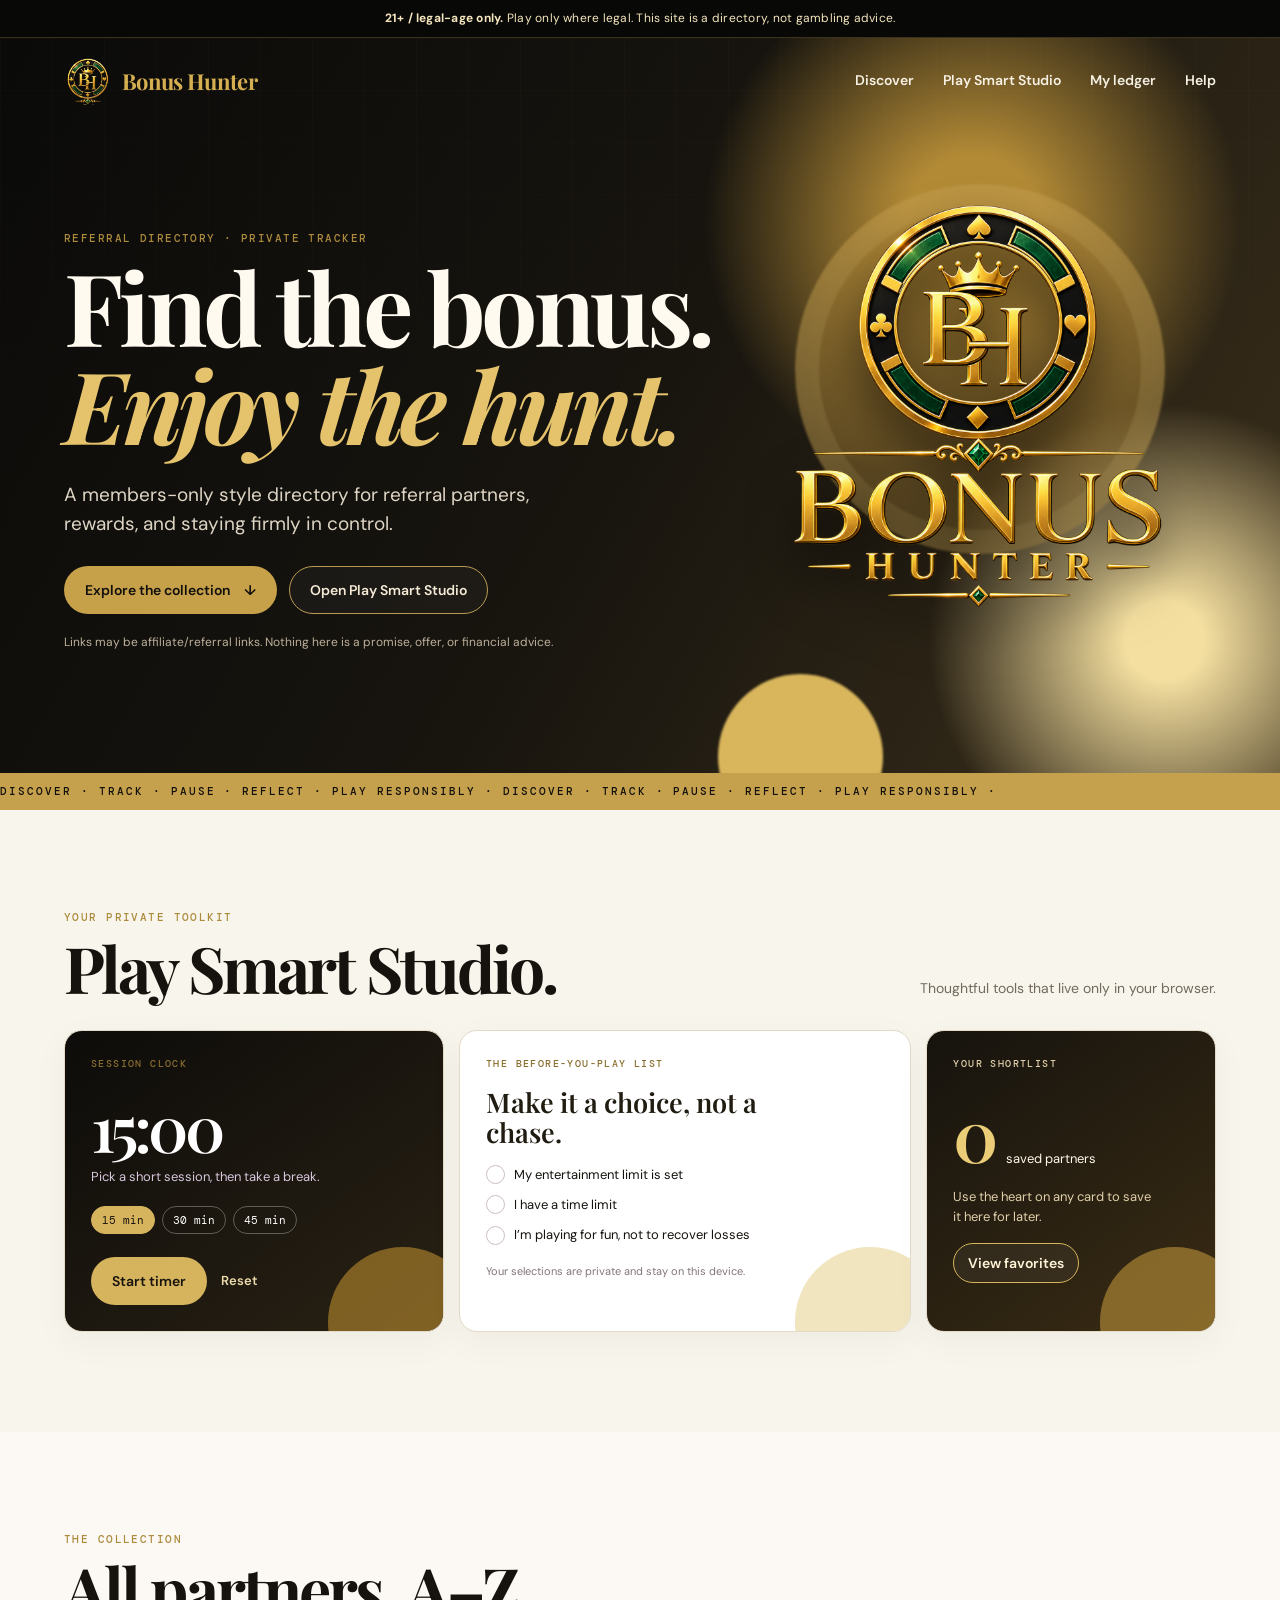
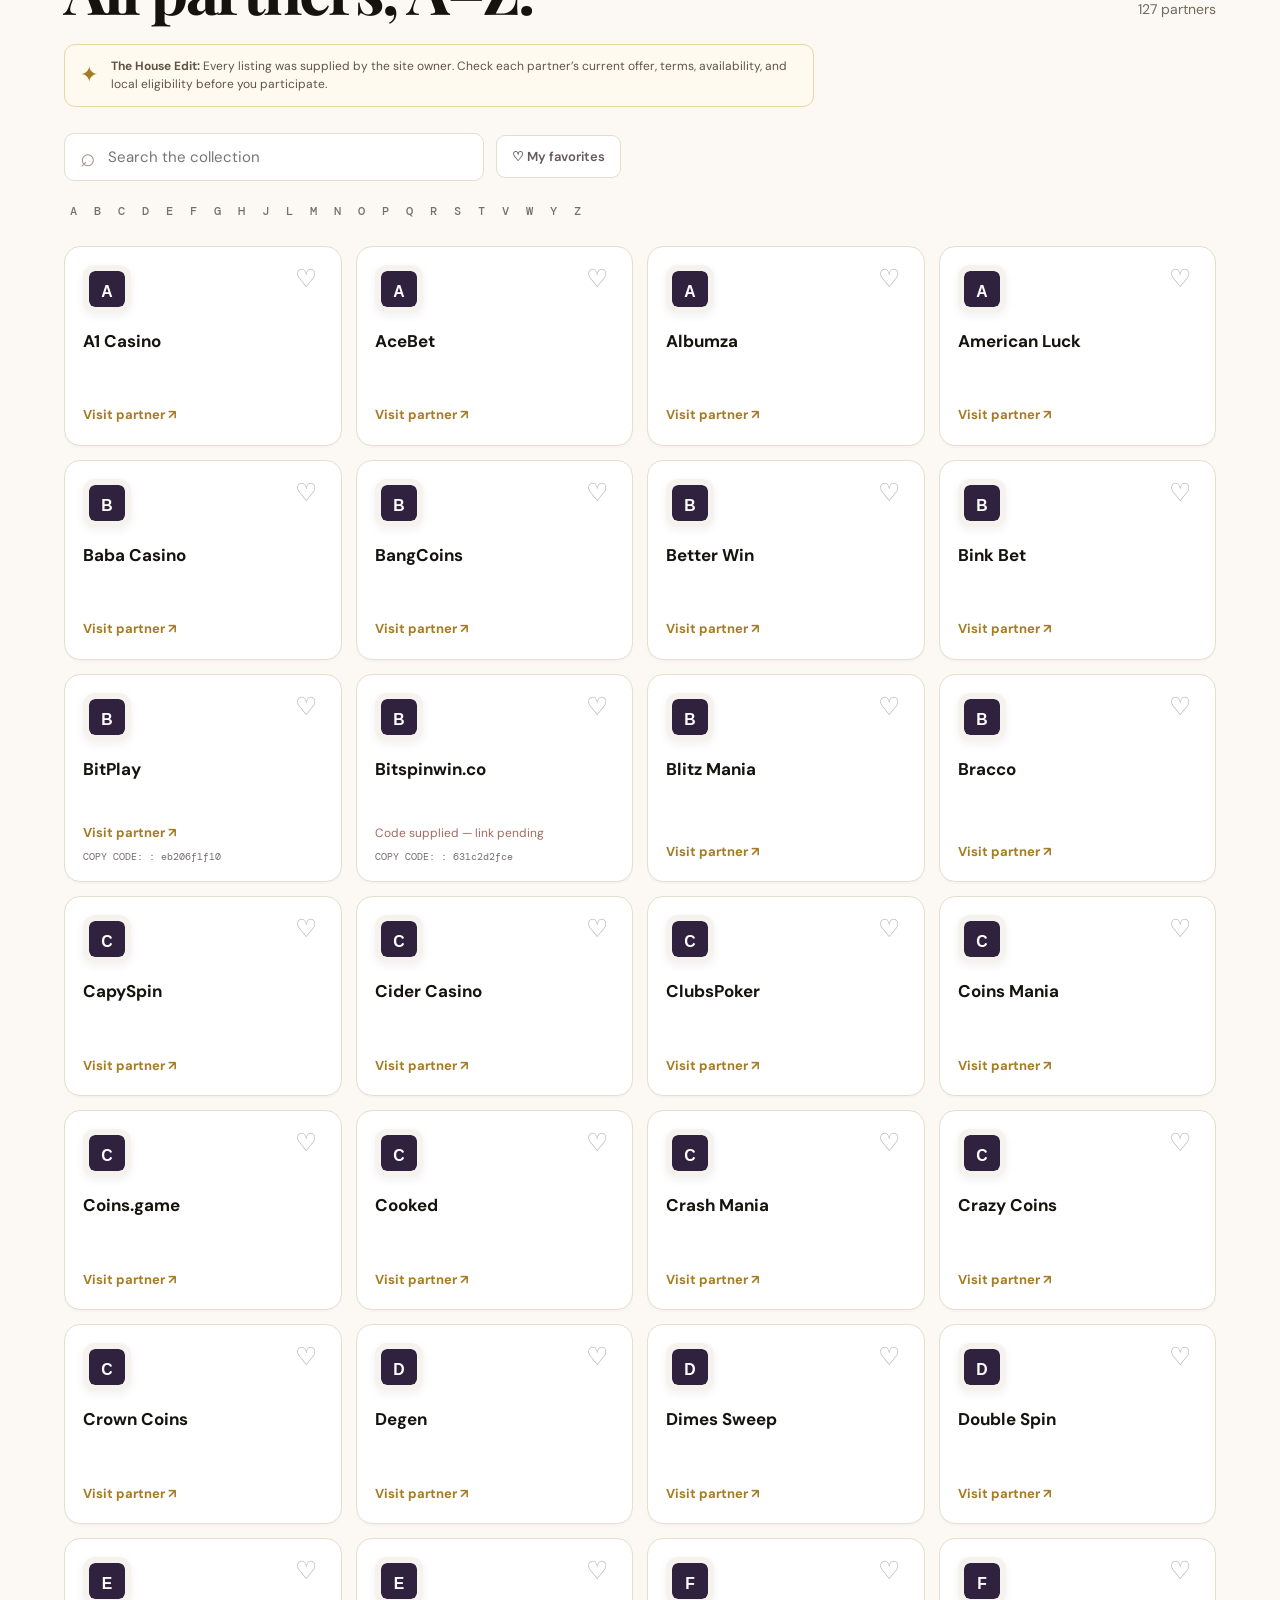
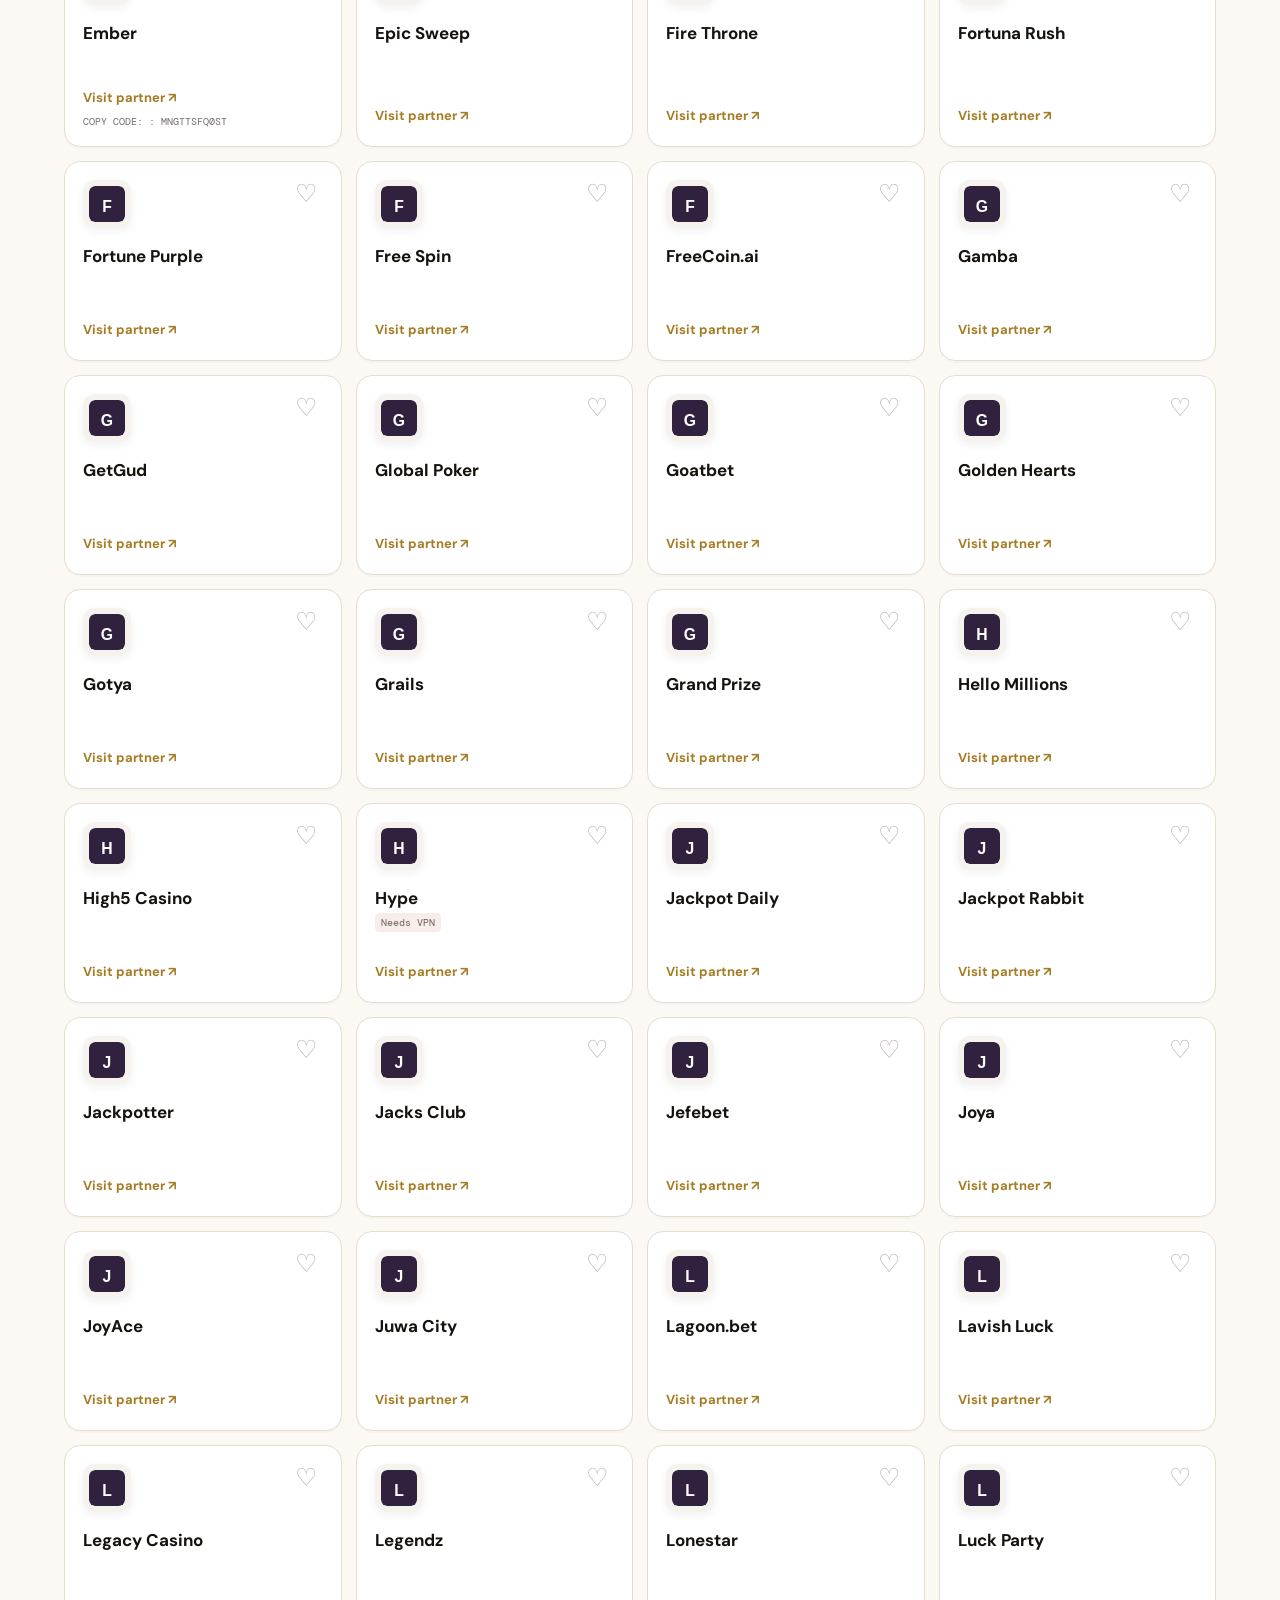
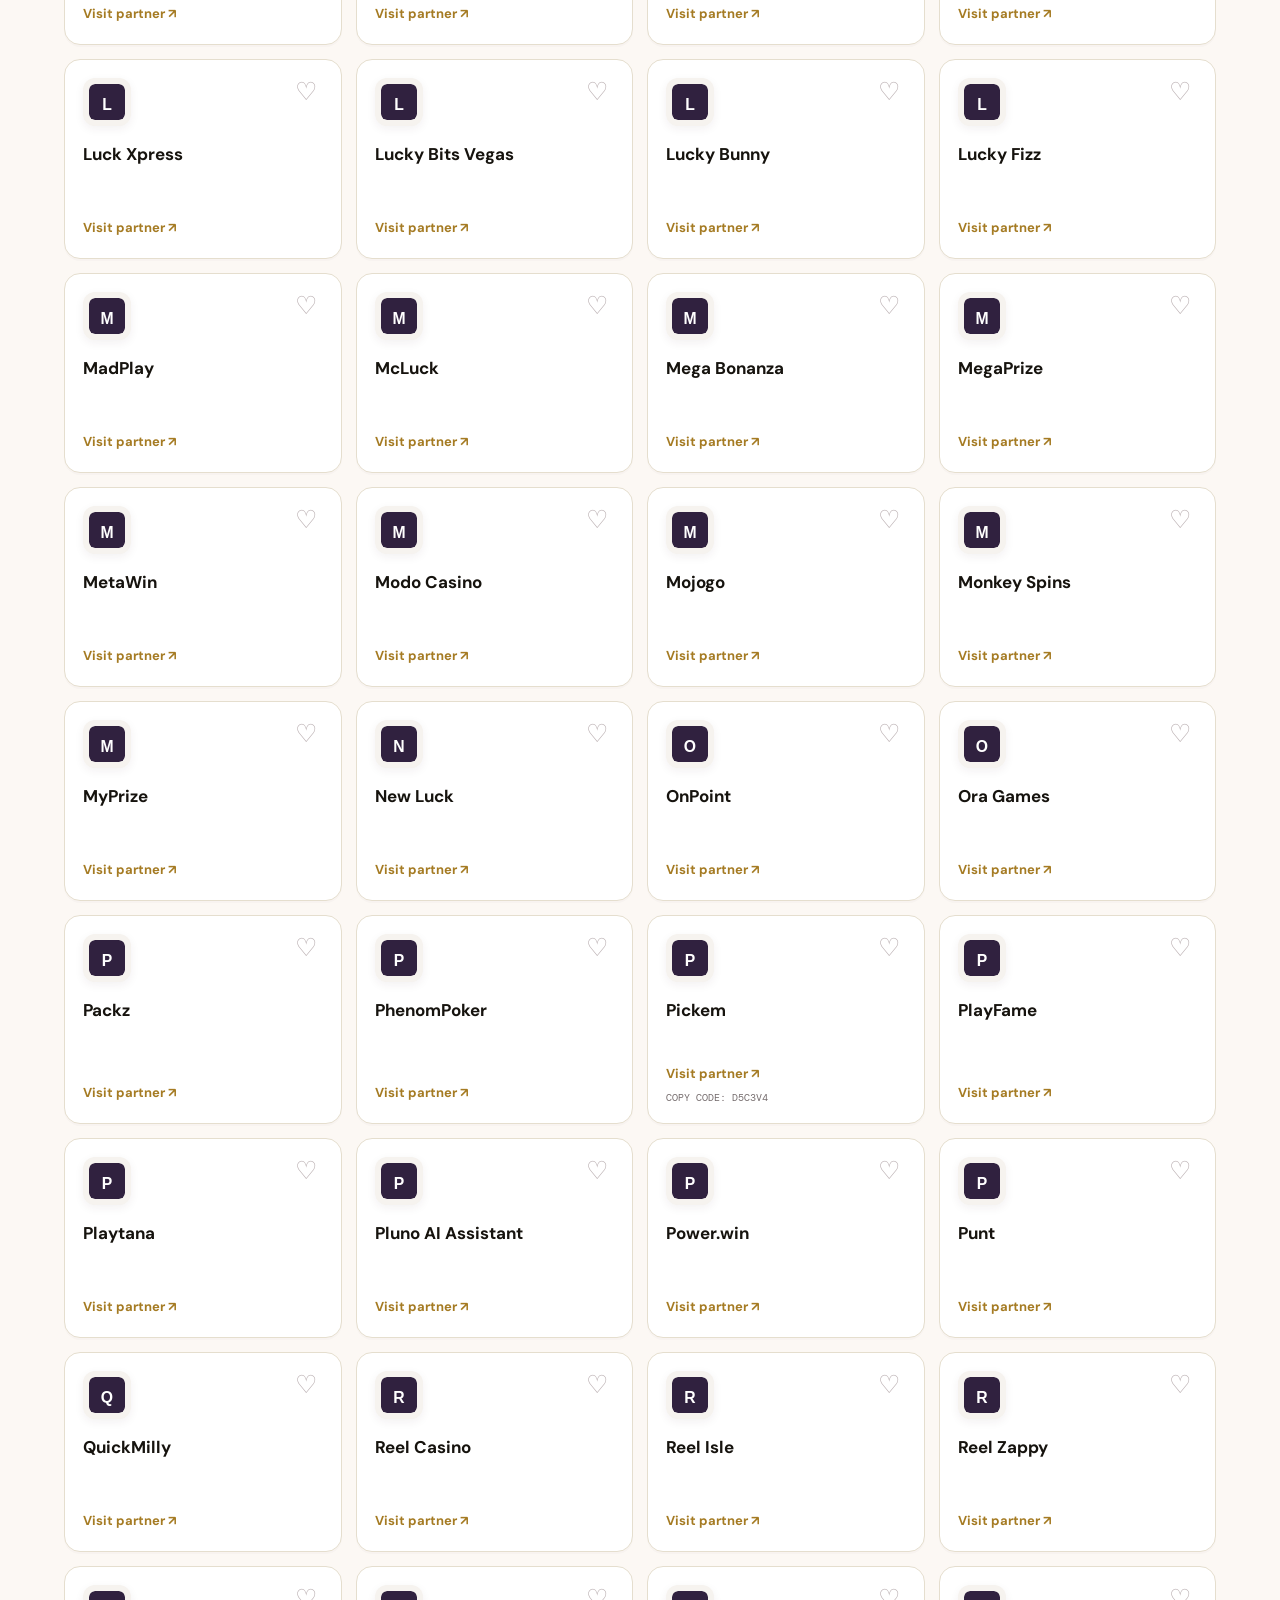
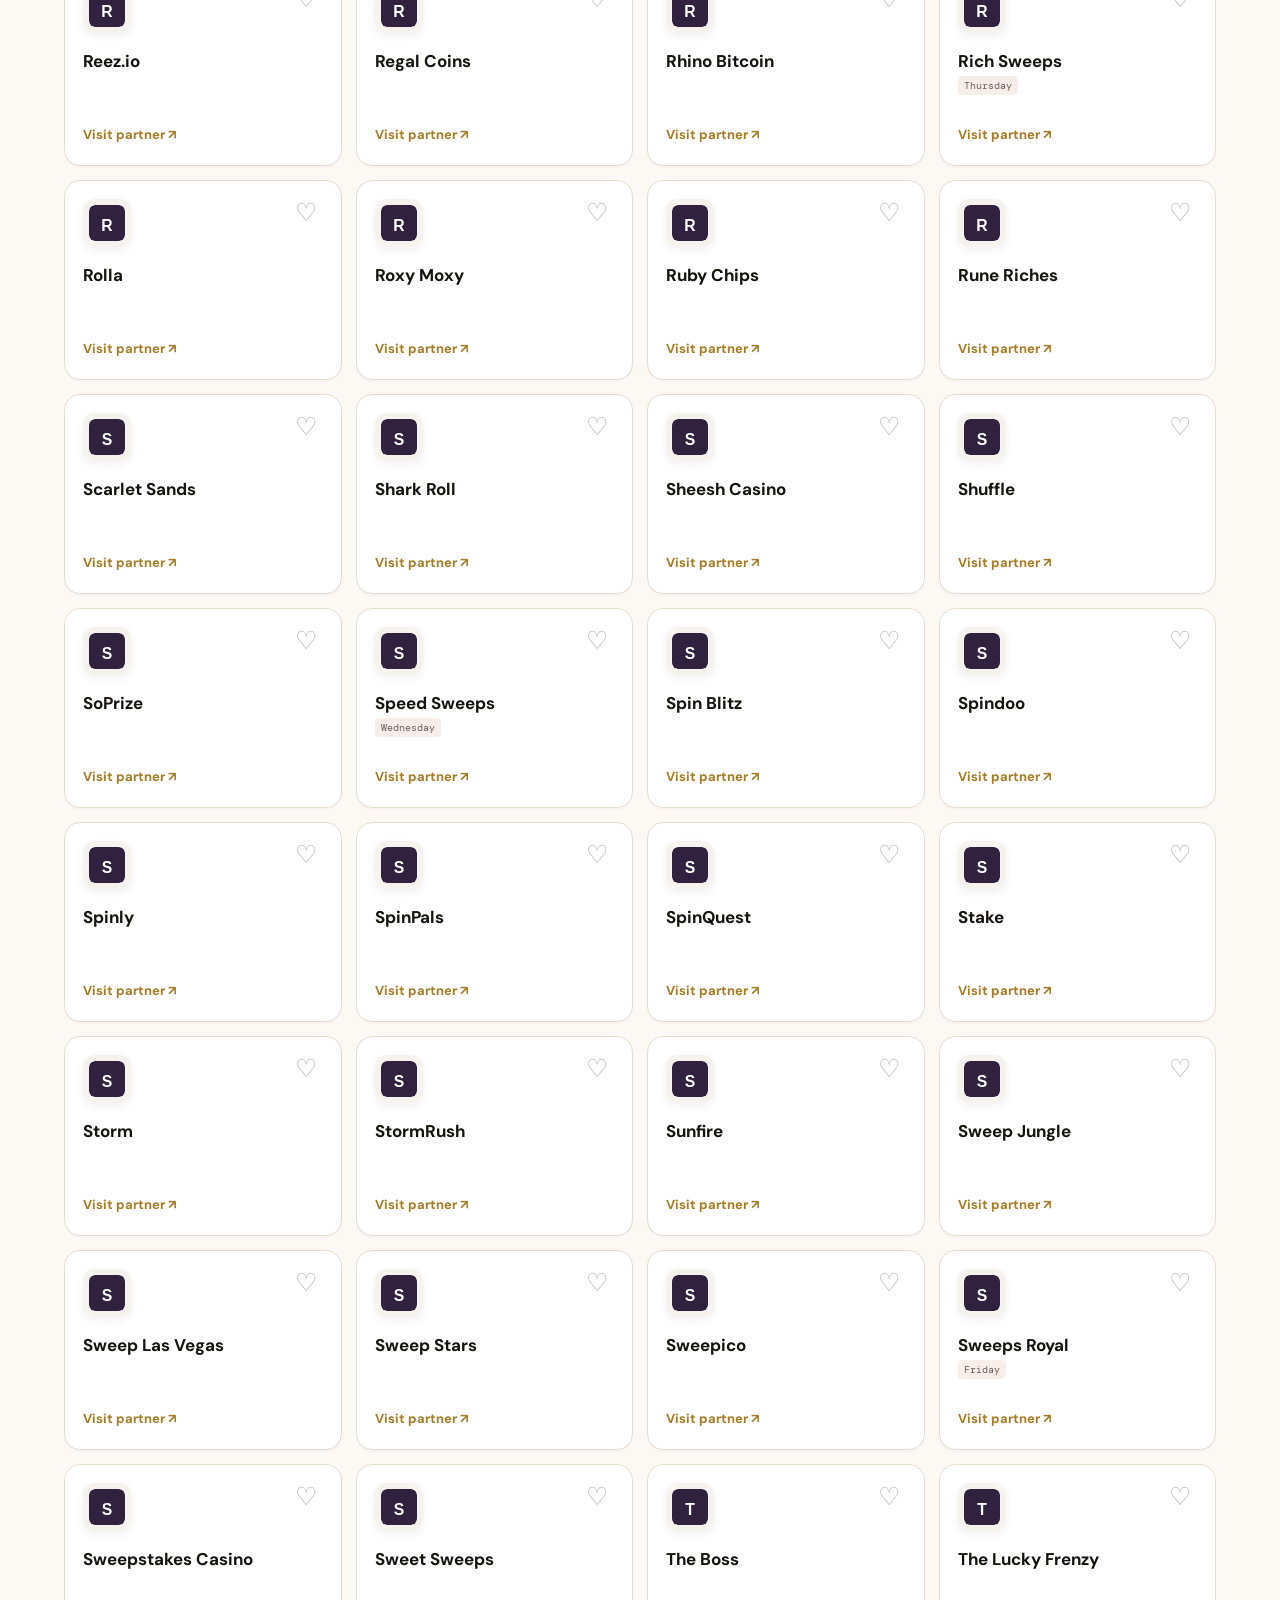
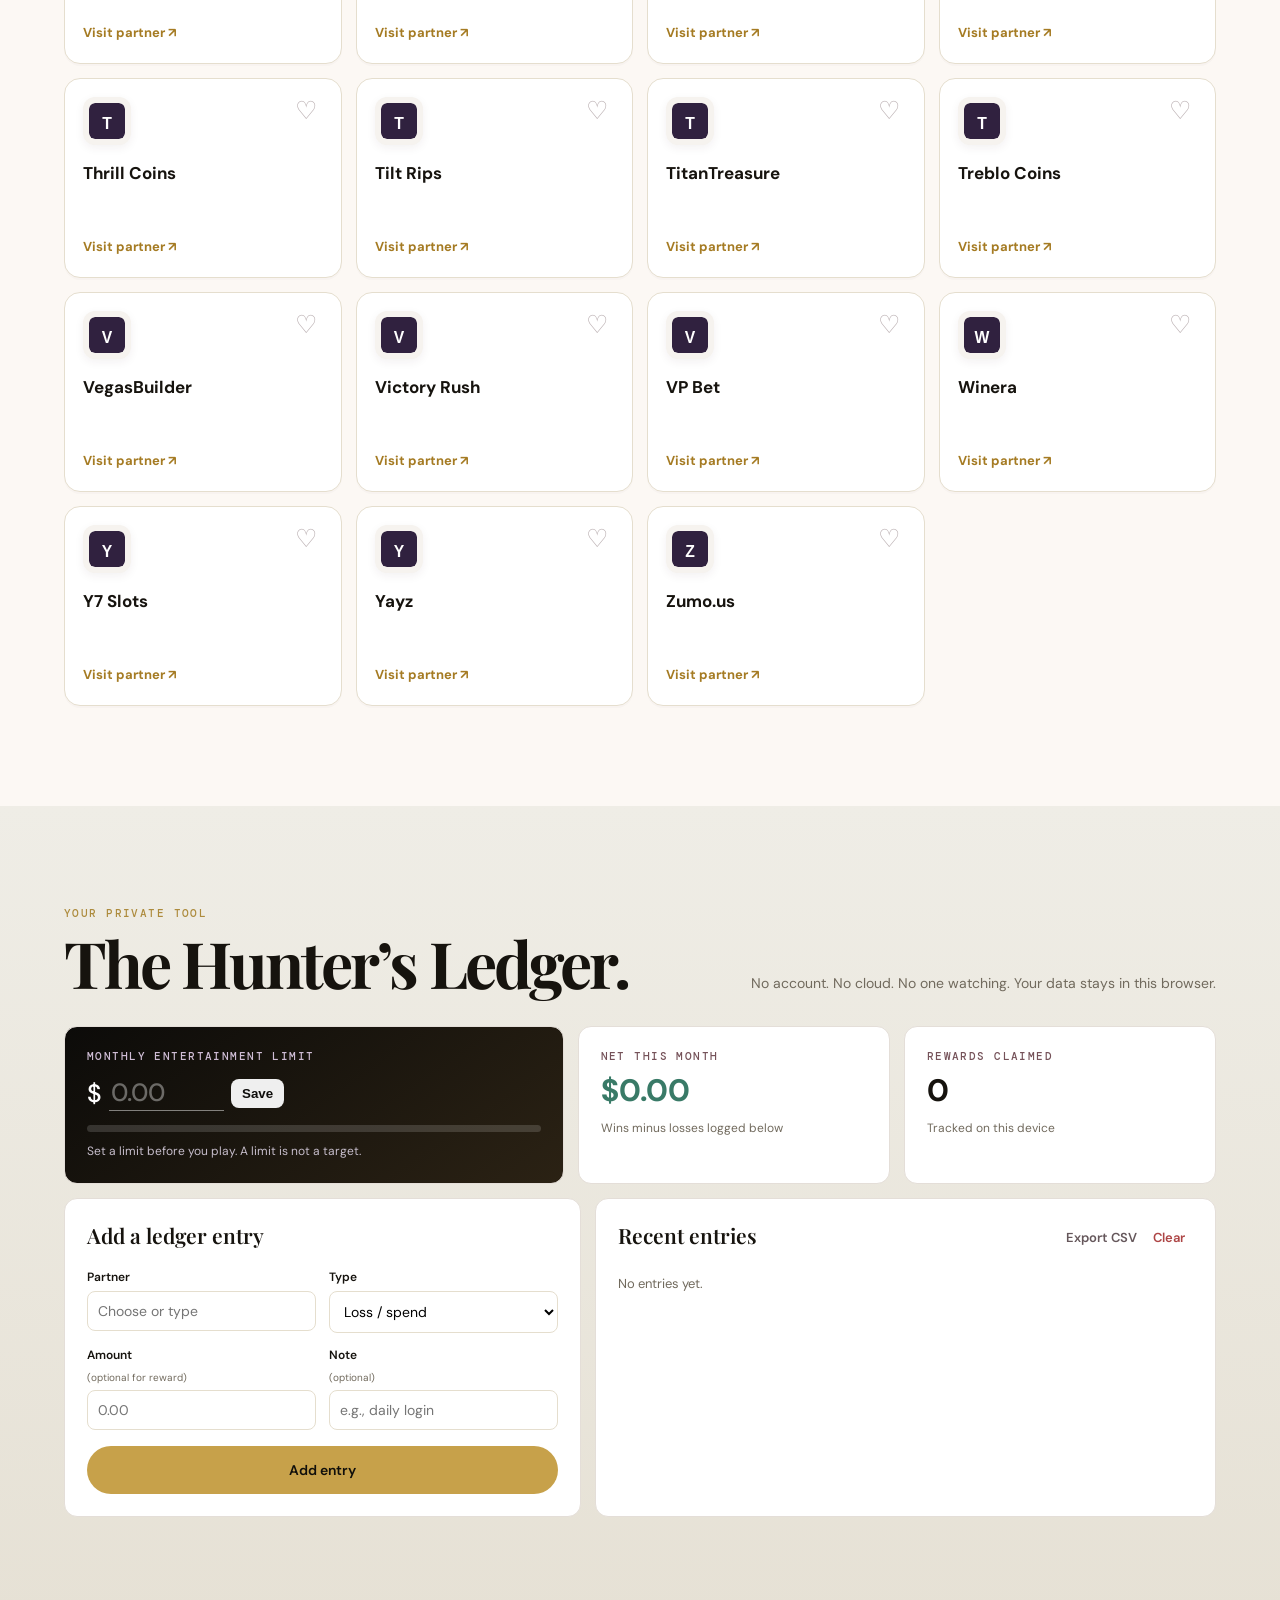
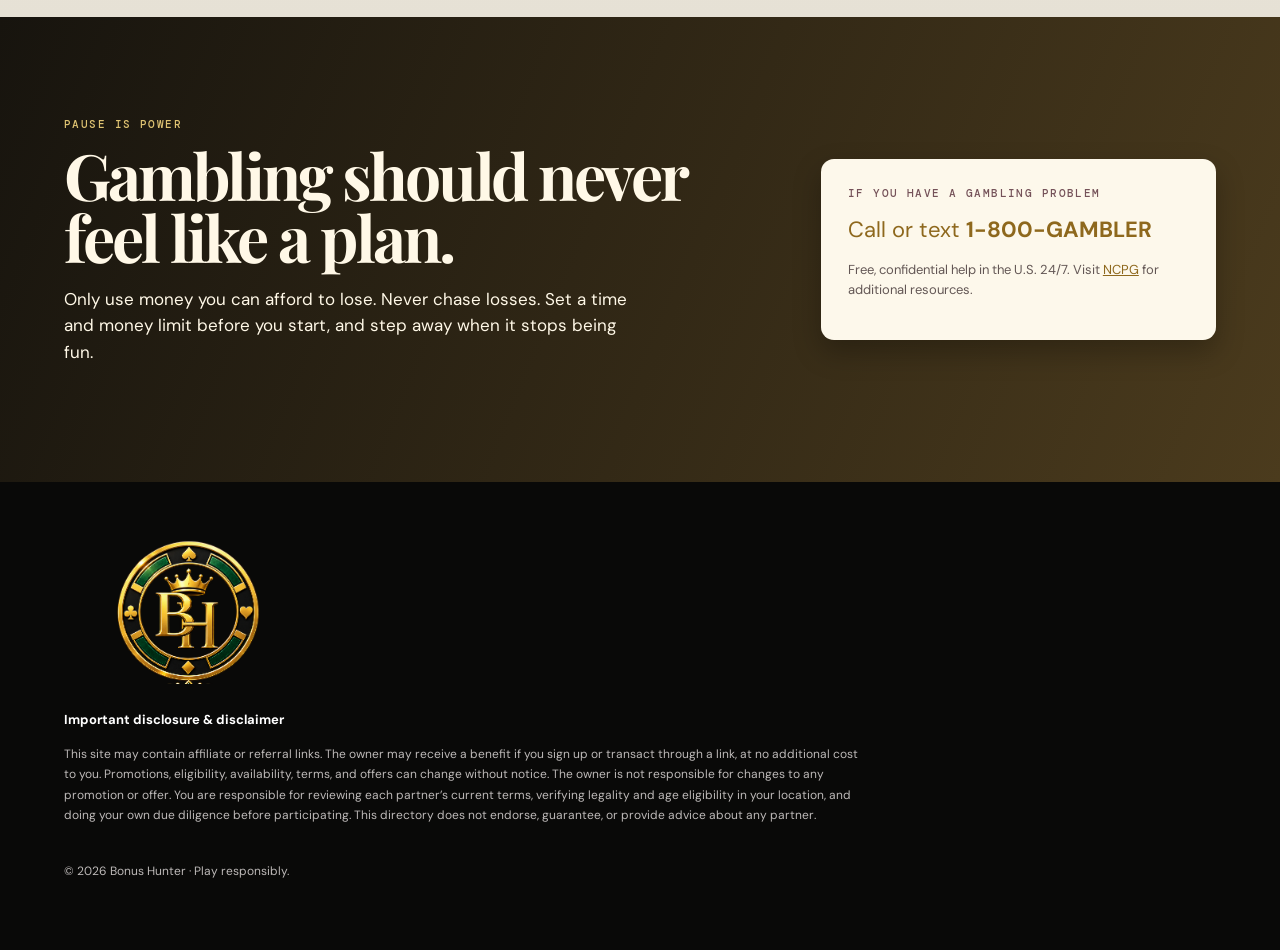
<file: index.html>
<!doctype html>
<html lang="en">
<head>
  <meta charset="utf-8">
  <meta name="viewport" content="width=device-width,initial-scale=1">
  <meta name="description" content="A responsible, organized directory of referral links and a private play tracker.">
  <meta property="og:title" content="Bonus Hunter — Find the Bonus. Enjoy the Hunt.">
  <meta property="og:description" content="A curated referral directory with privacy-first rewards and budget tools.">
  <meta name="theme-color" content="#21182f">
  <title>Bonus Hunter — Referral Directory</title>
  <link rel="preconnect" href="https://www.google.com">
  <link rel="stylesheet" href="styles.css?v=black-gold-1">
</head>
<body>
  <div class="notice" role="note"><b>21+ / legal-age only.</b> Play only where legal. This site is a directory, not gambling advice.</div>
  <header class="hero" id="top">
    <nav><a class="brand" href="#top"><img class="brand-mark" src="bonus-hunter-mark.png" alt=""><span>Bonus Hunter</span></a><div class="nav-links"><a href="#directory">Discover</a><a href="#studio">Play Smart Studio</a><a href="#tracker">My ledger</a><a href="#responsible">Help</a></div></nav>
    <div class="hero-content"><p class="eyebrow hero-eye">REFERRAL DIRECTORY · PRIVATE TRACKER</p><h1>Find the bonus.<br><em>Enjoy the hunt.</em></h1><p class="lede">A members-only style directory for referral partners, rewards, and staying firmly in control.</p><div class="hero-actions"><a class="button primary" href="#directory">Explore the collection <span>↓</span></a><a class="button ghost" href="#studio">Open Play Smart Studio</a></div><p class="micro">Links may be affiliate/referral links. Nothing here is a promise, offer, or financial advice.</p></div>
    <div class="hero-cards" aria-hidden="true"><img class="hero-logo" src="bonus-hunter-logo.png" alt=""></div><div class="orb orb-one"></div><div class="orb orb-two"></div>
  </header>
  <div class="marquee" aria-hidden="true"><div>DISCOVER · TRACK · PAUSE · REFLECT · PLAY RESPONSIBLY · DISCOVER · TRACK · PAUSE · REFLECT · PLAY RESPONSIBLY · </div></div>
  <main>
    <section class="studio section" id="studio">
      <div class="section-heading"><div><p class="eyebrow">YOUR PRIVATE TOOLKIT</p><h2>Play Smart Studio.</h2></div><p class="tracker-intro">Thoughtful tools that live only in your browser.</p></div>
      <div class="studio-grid">
        <article class="studio-card timer-card"><div class="studio-kicker">SESSION CLOCK</div><div id="timer-display" class="timer-display" aria-live="polite">15:00</div><p id="timer-status">Pick a short session, then take a break.</p><div class="timer-presets"><button data-minutes="15">15 min</button><button data-minutes="30">30 min</button><button data-minutes="45">45 min</button></div><div class="timer-actions"><button id="timer-start" class="button primary">Start timer</button><button id="timer-reset" class="text-button">Reset</button></div></article>
        <article class="studio-card plan-card"><div class="studio-kicker">THE BEFORE-YOU-PLAY LIST</div><h3>Make it a choice, not a chase.</h3><label class="check-row"><input class="play-check" data-check="budget" type="checkbox"> <span>My entertainment limit is set</span></label><label class="check-row"><input class="play-check" data-check="time" type="checkbox"> <span>I have a time limit</span></label><label class="check-row"><input class="play-check" data-check="mood" type="checkbox"> <span>I’m playing for fun, not to recover losses</span></label><p class="fine-print">Your selections are private and stay on this device.</p></article>
        <article class="studio-card favorites-card"><div class="studio-kicker">YOUR SHORTLIST</div><strong id="favorite-count">0</strong><span class="favorite-label">saved partners</span><p>Use the heart on any card to save it here for later.</p><a class="button dark-outline" href="#directory">View favorites</a></article>
      </div>
    </section>
    <section class="directory section" id="directory">
      <div class="section-heading"><div><p class="eyebrow">THE COLLECTION</p><h2>All partners, A–Z.</h2></div><p id="partner-count" class="count"></p></div>
      <div class="directory-note"><span>✦</span><p><strong>The House Edit:</strong> Every listing was supplied by the site owner. Check each partner’s current offer, terms, availability, and local eligibility before you participate.</p></div>
      <div class="toolbar"><label class="search"><span>⌕</span><input id="search" type="search" placeholder="Search the collection" autocomplete="off"></label><button id="favorites-toggle" class="filter-button" aria-pressed="false">♡ My favorites</button><button id="clear-search" class="text-button" hidden>Clear</button></div>
      <div class="alphabet" id="alphabet" aria-label="Jump to letter"></div><div class="partner-grid" id="partner-grid" aria-live="polite"></div><p id="empty-state" class="empty" hidden>No matches. Try a different name.</p>
    </section>
    <section class="tracker-section section" id="tracker">
      <div class="section-heading"><div><p class="eyebrow">YOUR PRIVATE TOOL</p><h2>The Hunter’s Ledger.</h2></div><p class="tracker-intro">No account. No cloud. No one watching. Your data stays in this browser.</p></div>
      <div class="ledger-grid"><article class="budget-card"><div class="card-label">MONTHLY ENTERTAINMENT LIMIT</div><form id="budget-form" class="budget-input"><span>$</span><input id="budget" inputmode="decimal" type="number" min="0" step="0.01" placeholder="0.00" aria-label="Monthly entertainment limit"><button>Save</button></form><div class="progress"><div id="budget-progress"></div></div><p id="budget-summary">Set a limit before you play. A limit is not a target.</p></article><article class="stat-card"><div class="card-label">NET THIS MONTH</div><strong id="net-total">$0.00</strong><p>Wins minus losses logged below</p></article><article class="stat-card"><div class="card-label">REWARDS CLAIMED</div><strong id="reward-total">0</strong><p>Tracked on this device</p></article></div>
      <div class="log-grid"><article class="panel"><h3>Add a ledger entry</h3><form id="entry-form" class="entry-form"><label>Partner<input id="entry-partner" list="partner-options" required placeholder="Choose or type"></label><datalist id="partner-options"></datalist><label>Type<select id="entry-type"><option value="loss">Loss / spend</option><option value="win">Win / redemption</option><option value="reward">Reward claimed</option></select></label><label>Amount <small>(optional for reward)</small><input id="entry-amount" type="number" min="0" step="0.01" inputmode="decimal" placeholder="0.00"></label><label>Note <small>(optional)</small><input id="entry-note" maxlength="80" placeholder="e.g., daily login"></label><button class="button primary">Add entry</button></form></article><article class="panel"><div class="panel-top"><h3>Recent entries</h3><div><button id="export-ledger" class="text-button">Export CSV</button><button id="clear-ledger" class="text-button danger">Clear</button></div></div><div id="entry-list" class="entry-list"><p class="muted">No entries yet.</p></div></article></div>
    </section>
    <section class="responsible section" id="responsible"><div><p class="eyebrow">PAUSE IS POWER</p><h2>Gambling should never feel like a plan.</h2><p>Only use money you can afford to lose. Never chase losses. Set a time and money limit before you start, and step away when it stops being fun.</p></div><aside><p class="help-label">IF YOU HAVE A GAMBLING PROBLEM</p><a href="tel:18005224700">Call or text <strong>1-800-GAMBLER</strong></a><p>Free, confidential help in the U.S. 24/7. Visit <a href="https://www.ncpgambling.org/help-treatment/" target="_blank" rel="noopener">NCPG</a> for additional resources.</p></aside></section>
  </main>
  <footer><div class="footer-brand"><img src="bonus-hunter-logo.png" alt="Bonus Hunter"></div><div class="disclosure"><strong>Important disclosure &amp; disclaimer</strong><p>This site may contain affiliate or referral links. The owner may receive a benefit if you sign up or transact through a link, at no additional cost to you. Promotions, eligibility, availability, terms, and offers can change without notice. The owner is not responsible for changes to any promotion or offer. You are responsible for reviewing each partner’s current terms, verifying legality and age eligibility in your location, and doing your own due diligence before participating. This directory does not endorse, guarantee, or provide advice about any partner.</p></div><p class="copyright">© <span id="year"></span> Bonus Hunter · Play responsibly.</p></footer>
  <template id="card-template"><article class="partner-card"><div class="partner-top"><img class="logo" alt="" loading="lazy" referrerpolicy="no-referrer"><button class="favorite" aria-label="Add to favorites" aria-pressed="false">♡</button></div><h3></h3><div class="card-meta"></div><div class="card-actions"></div></article></template>
  <script src="partners.js"></script><script src="app.js"></script>
</body></html>
</file>
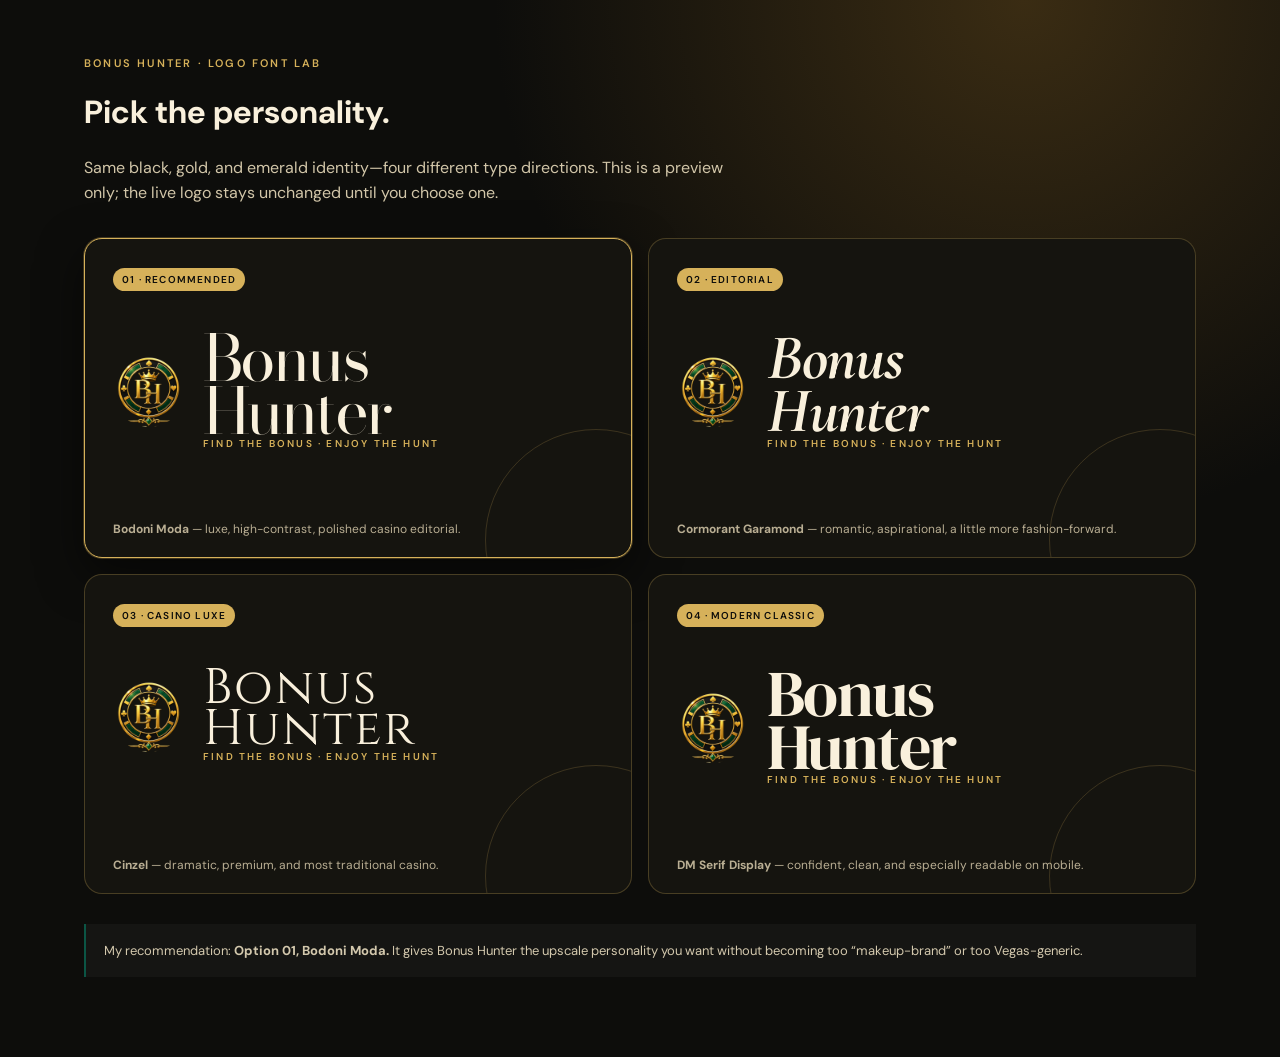
<file: logo-lab.html>
<!doctype html>
<html lang="en"><head><meta charset="utf-8"><meta name="viewport" content="width=device-width,initial-scale=1"><title>Bonus Hunter — Logo Font Lab</title><link rel="preconnect" href="https://fonts.googleapis.com"><link rel="preconnect" href="https://fonts.gstatic.com" crossorigin><link href="https://fonts.googleapis.com/css2?family=Bodoni+Moda:opsz,wght@6..96,600;6..96,700&family=Cinzel:wght@600;700&family=Cormorant+Garamond:ital,wght@0,600;0,700;1,600&family=DM+Sans:wght@400;600&family=DM+Serif+Display:ital@0;1&display=swap" rel="stylesheet"><style>:root{--gold:#d6b15a;--ivory:#f9f0dc;--emerald:#0b5545;--ink:#0d0d0b}*{box-sizing:border-box}body{margin:0;background:radial-gradient(circle at 80% 0,#3a2c13,transparent 36%),var(--ink);color:var(--ivory);font-family:'DM Sans',sans-serif}.wrap{max-width:1160px;margin:auto;padding:45px 24px 80px}.eyebrow{color:var(--gold);font-size:11px;font-weight:600;letter-spacing:.2em}.intro{max-width:640px;color:#d2c6a9;line-height:1.6}.grid{display:grid;grid-template-columns:1fr 1fr;gap:16px;margin-top:32px}.card{min-height:320px;padding:28px;border:1px solid #d6b15a44;border-radius:18px;background:#15140f;position:relative;overflow:hidden}.card:after{content:'';position:absolute;width:220px;height:220px;border:1px solid #d6b15a33;border-radius:50%;right:-76px;bottom:-94px}.badge{color:#0d0d0b;background:var(--gold);border-radius:99px;padding:5px 9px;font-size:10px;font-weight:600;letter-spacing:.12em}.logo-line{display:flex;align-items:center;gap:18px;margin:44px 0 18px}.mark{width:72px;height:72px;border-radius:50%;object-fit:cover}.word{font-size:clamp(38px,5vw,68px);line-height:.82;letter-spacing:-.04em;color:var(--ivory)}.tagline{color:var(--gold);font-size:10px;letter-spacing:.22em;font-weight:600}.card p{position:absolute;bottom:20px;margin:0;color:#b9ae93;font-size:12px}.bodoni .word{font-family:'Bodoni Moda',serif}.cormorant .word{font-family:'Cormorant Garamond',serif;font-weight:700;font-style:italic;letter-spacing:-.02em}.cinzel .word{font-family:Cinzel,serif;font-size:clamp(30px,4vw,50px);letter-spacing:.04em}.dmserif .word{font-family:'DM Serif Display',serif;letter-spacing:-.025em}.selected{border-color:var(--gold);box-shadow:0 0 0 1px #d6b15a44,0 16px 45px #0008}.footer{margin-top:30px;padding:18px;border-left:2px solid var(--emerald);background:#ffffff08;color:#d3c8ad;font-size:13px}@media(max-width:700px){.grid{grid-template-columns:1fr}.card{min-height:280px}}</style></head><body><main class="wrap"><p class="eyebrow">BONUS HUNTER · LOGO FONT LAB</p><h1>Pick the personality.</h1><p class="intro">Same black, gold, and emerald identity—four different type directions. This is a preview only; the live logo stays unchanged until you choose one.</p><section class="grid"><article class="card bodoni selected"><span class="badge">01 · RECOMMENDED</span><div class="logo-line"><img class="mark" src="bonus-hunter-mark.png" alt=""><div><div class="word">Bonus<br>Hunter</div><div class="tagline">FIND THE BONUS · ENJOY THE HUNT</div></div></div><p><strong>Bodoni Moda</strong> — luxe, high-contrast, polished casino editorial.</p></article><article class="card cormorant"><span class="badge">02 · EDITORIAL</span><div class="logo-line"><img class="mark" src="bonus-hunter-mark.png" alt=""><div><div class="word">Bonus<br>Hunter</div><div class="tagline">FIND THE BONUS · ENJOY THE HUNT</div></div></div><p><strong>Cormorant Garamond</strong> — romantic, aspirational, a little more fashion-forward.</p></article><article class="card cinzel"><span class="badge">03 · CASINO LUXE</span><div class="logo-line"><img class="mark" src="bonus-hunter-mark.png" alt=""><div><div class="word">Bonus<br>Hunter</div><div class="tagline">FIND THE BONUS · ENJOY THE HUNT</div></div></div><p><strong>Cinzel</strong> — dramatic, premium, and most traditional casino.</p></article><article class="card dmserif"><span class="badge">04 · MODERN CLASSIC</span><div class="logo-line"><img class="mark" src="bonus-hunter-mark.png" alt=""><div><div class="word">Bonus<br>Hunter</div><div class="tagline">FIND THE BONUS · ENJOY THE HUNT</div></div></div><p><strong>DM Serif Display</strong> — confident, clean, and especially readable on mobile.</p></article></section><div class="footer">My recommendation: <strong>Option 01, Bodoni Moda.</strong> It gives Bonus Hunter the upscale personality you want without becoming too “makeup-brand” or too Vegas-generic.</div></main></body></html>
</file>
<file: styles.css>
@import url('https://fonts.googleapis.com/css2?family=DM+Mono:wght@400;500&family=DM+Sans:opsz,wght@9..40,400;9..40,500;9..40,600;9..40,700&family=Playfair+Display:ital,wght@0,600;0,700;1,600;1,700&display=swap');
:root{--ink:#19222c;--muted:#69737c;--paper:#fbfaf7;--peach:#ffcbb8;--coral:#f27f65;--plum:#30213f;--cream:#fff7ef;--line:#e7e1dc;--green:#397a67;--red:#bd4e4e}*{box-sizing:border-box}html{scroll-behavior:smooth}body{margin:0;background:var(--paper);color:var(--ink);font:16px/1.55 "DM Sans",sans-serif}.notice{padding:9px 22px;background:var(--plum);color:#fff;text-align:center;font-size:12px;letter-spacing:.02em}.hero{min-height:650px;position:relative;overflow:hidden;background:linear-gradient(120deg,#ffcbbc 0%,#ffd6c2 50%,#e3b0d8 100%);padding:0 max(5vw,28px)}nav{height:86px;display:flex;align-items:center;justify-content:space-between;position:relative;z-index:2}.brand{font:700 23px "Playfair Display",serif;color:var(--ink);text-decoration:none}.brand span{color:var(--coral)}.nav-links{display:flex;gap:29px}.nav-links a{color:var(--ink);text-decoration:none;font-size:14px;font-weight:600}.hero-content{position:relative;z-index:1;max-width:670px;padding:90px 0 110px}.eyebrow,.card-label,.help-label{margin:0 0 12px;color:#755259;font:500 11px/1.3 "DM Mono",monospace;letter-spacing:.13em}.hero h1,h2{font-family:"Playfair Display",serif;line-height:.98;margin:0;letter-spacing:-.045em}.hero h1{font-size:clamp(55px,8vw,100px)}.hero h1 em{color:#9a3d57}.lede{max-width:510px;font-size:19px;margin:27px 0;color:#493c43}.hero-actions{display:flex;gap:12px;align-items:center}.button{display:inline-flex;gap:14px;align-items:center;justify-content:center;padding:14px 20px;border-radius:100px;text-decoration:none;border:1px solid transparent;cursor:pointer;font:600 14px "DM Sans",sans-serif}.primary{background:var(--ink);color:#fff}.primary:hover{background:#364553}.ghost{border-color:#816878;color:var(--ink);background:#ffffff44}.micro{font-size:12px;color:#684e57;margin-top:19px}.orb{position:absolute;border-radius:50%;filter:blur(1px)}.orb-one{width:370px;height:370px;right:9%;top:146px;background:#bb80d1aa;border:24px solid #ffffff26}.orb-two{height:165px;width:165px;right:31%;bottom:-66px;background:#ffc971}.sparkles{position:absolute;right:13%;top:175px;font-size:50px;line-height:1.4;color:#fff8ef;text-align:center;transform:rotate(12deg)}.section{padding:100px max(5vw,28px)}.section-heading{display:flex;align-items:end;justify-content:space-between;gap:30px;margin-bottom:31px}.section-heading h2{font-size:clamp(40px,5vw,64px)}.count,.tracker-intro{margin:0;color:var(--muted);font-size:14px}.toolbar{display:flex;align-items:center;gap:12px;margin-bottom:19px}.search{height:48px;max-width:420px;flex:1;display:flex;align-items:center;gap:10px;padding:0 15px;border:1px solid var(--line);border-radius:10px;background:#fff}.search span{font-size:26px;color:#a29694}.search input{width:100%;border:0;outline:0;font:15px "DM Sans",sans-serif}.filter-button,.text-button{cursor:pointer;border:0;background:transparent;font:600 13px "DM Sans",sans-serif;color:#65575b}.filter-button{padding:12px 15px;border:1px solid var(--line);border-radius:9px;background:#fff}.filter-button[aria-pressed=true]{background:#f8e0d7;border-color:#e9a38c;color:#713c38}.text-button{padding:8px}.danger{color:var(--red)}.alphabet{display:flex;flex-wrap:wrap;gap:5px;margin:0 0 24px}.alphabet button{border:0;background:transparent;color:#786f6b;cursor:pointer;font:500 12px "DM Mono",monospace;padding:3px 6px;border-radius:5px}.alphabet button:hover{background:#f2ddd5;color:#8f3e49}.partner-grid{display:grid;grid-template-columns:repeat(auto-fill,minmax(220px,1fr));gap:14px}.partner-card{min-height:200px;display:flex;flex-direction:column;padding:18px;background:#fff;border:1px solid var(--line);border-radius:13px;box-shadow:0 2px 0 #30213f05;transition:transform .18s,box-shadow .18s}.partner-card:hover{transform:translateY(-3px);box-shadow:0 10px 22px #30213f12}.partner-top{display:flex;justify-content:space-between;align-items:flex-start}.logo{width:48px;height:48px;padding:6px;object-fit:contain;border-radius:12px;background:#f6f3ef}.favorite{border:0;background:transparent;cursor:pointer;font-size:25px;line-height:1;color:#b9aeb0}.favorite.active{color:#d55b66}.partner-card h3{margin:18px 0 5px;font-size:17px;line-height:1.2}.card-meta{min-height:24px;color:#83797a;font-size:12px}.tag{display:inline-block;margin:0 5px 4px 0;padding:3px 6px;border-radius:4px;background:#f7eee9;color:#725d57;font:10px "DM Mono",monospace}.card-actions{margin-top:auto;padding-top:12px}.visit{display:inline-flex;align-items:center;gap:6px;color:#9a3d57;text-decoration:none;font-weight:700;font-size:13px}.code{display:block;margin-top:5px;color:#756c6d;font:10px/1.35 "DM Mono",monospace;word-break:break-word}.no-link{color:#a06a5e;font-size:12px}.empty{color:var(--muted)}.tracker-section{background:#efece6}.ledger-grid{display:grid;grid-template-columns:1.6fr 1fr 1fr;gap:14px}.budget-card,.stat-card,.panel{background:#fff;border:1px solid #e4ded8;border-radius:13px;padding:22px}.budget-card{background:var(--plum);color:#fff}.budget-card .card-label{color:#cfbdd5}.budget-input{display:flex;align-items:center;gap:7px;margin:9px 0 14px;font:500 25px "DM Sans",sans-serif}.budget-input input{width:115px;border:0;border-bottom:1px solid #ffffff77;color:#fff;background:transparent;outline:0;font:500 25px "DM Sans",sans-serif}.budget-input input::placeholder{color:#ffffff60}.budget-input button{border:0;border-radius:8px;padding:7px 11px;cursor:pointer;font-weight:700;color:var(--plum)}.progress{height:7px;border-radius:8px;background:#ffffff26;overflow:hidden}.progress div{height:100%;width:0;background:#efb979;transition:width .3s}.budget-card p,.stat-card p{margin:10px 0 0;font-size:12px;color:#c6bdcb}.stat-card strong{font-size:31px;line-height:1}.stat-card p{color:var(--muted)}.log-grid{display:grid;grid-template-columns:1fr 1.2fr;gap:14px;margin-top:14px}.panel h3{margin:0 0 19px;font:600 21px "Playfair Display",serif}.entry-form{display:grid;grid-template-columns:1fr 1fr;gap:13px}.entry-form label{display:flex;flex-direction:column;gap:5px;font-size:12px;font-weight:600}.entry-form input,.entry-form select{min-width:0;padding:10px;border:1px solid var(--line);border-radius:8px;background:#fff;font:14px "DM Sans",sans-serif}.entry-form small{color:var(--muted);font-weight:400}.entry-form button{grid-column:span 2;margin-top:3px}.panel-top{display:flex;justify-content:space-between;gap:6px;align-items:start}.panel-top h3{margin-bottom:12px}.entry-list{max-height:310px;overflow:auto}.entry{display:grid;grid-template-columns:1fr auto auto;gap:14px;padding:10px 0;border-top:1px solid var(--line);font-size:13px}.entry small{color:var(--muted);display:block}.entry-amount{font-weight:700}.entry-amount.loss{color:var(--red)}.entry-amount.win{color:var(--green)}.delete-entry{border:0;background:transparent;color:#a5999a;cursor:pointer}.muted{color:var(--muted);font-size:13px}.responsible{display:grid;grid-template-columns:1.35fr .8fr;gap:90px;background:#ffcbbb}.responsible h2{font-size:clamp(42px,5vw,66px);max-width:650px}.responsible>div>p:last-child{max-width:570px;font-size:17px}.responsible aside{align-self:center;background:#fff7ef;padding:27px;border-radius:13px}.responsible aside>a{font-size:22px;color:#9a3d57;text-decoration:none}.responsible aside p:last-child{font-size:13px;color:#635755}.responsible aside p:last-child a{color:#9a3d57}footer{padding:57px max(5vw,28px);background:var(--ink);color:#ded9d5}.footer-brand{font:600 25px "Playfair Display",serif;color:#fff;margin-bottom:35px}.disclosure{max-width:800px}.disclosure strong{font-size:13px;color:#fff}.disclosure p,.copyright{font-size:12px;line-height:1.7;color:#bdb9b8}.copyright{margin-top:35px}@media(max-width:720px){.nav-links{display:none}.hero{min-height:560px}.hero-content{padding-top:80px}.orb-one{right:-120px;top:180px}.sparkles{right:12%;top:135px;font-size:35px}.section{padding:66px 22px}.section-heading{display:block}.section-heading h2{margin-bottom:10px}.toolbar{flex-wrap:wrap}.search{min-width:100%}.partner-grid{grid-template-columns:repeat(2,minmax(0,1fr));gap:9px}.partner-card{padding:13px;min-height:184px}.ledger-grid,.log-grid,.responsible{grid-template-columns:1fr;gap:12px}.entry-form{grid-template-columns:1fr}.entry-form button{grid-column:span 1}.responsible{gap:25px}.responsible aside{padding:22px}.section-heading{margin-bottom:25px}}@media(max-width:380px){.partner-grid{grid-template-columns:1fr}.hero h1{font-size:53px}}
/* Lucky Ledger: fun-classy edition */
body{background:#fcf8f4}.hero{min-height:680px;background:radial-gradient(circle at 77% 24%,#e6a2c9 0 8%,transparent 27%),radial-gradient(circle at 92% 80%,#ffc76d 0 4%,transparent 22%),linear-gradient(120deg,#ffd3c2 0%,#f2b7c4 47%,#c795cb 100%)}.hero:after{content:"";position:absolute;inset:0;background-image:linear-gradient(90deg,#ffffff25 1px,transparent 1px),linear-gradient(#ffffff20 1px,transparent 1px);background-size:52px 52px;mask-image:linear-gradient(to bottom,#0005,transparent 72%)}.hero-content{padding-top:107px}.hero-eye{color:#633c62}.hero-cards{position:absolute;inset:0;z-index:1;pointer-events:none}.float-card{position:absolute;display:flex;align-items:center;justify-content:center;box-shadow:0 24px 55px #48244130}.crown{right:21%;top:158px;width:155px;height:203px;flex-direction:column;gap:17px;border-radius:20px;background:linear-gradient(145deg,#2b1d3b,#51305b);color:#f6c971;font-size:55px;transform:rotate(11deg)}.crown span,.chips span{font:500 10px/1.35 "DM Mono",monospace;letter-spacing:.13em;text-align:center;color:#fbe9cc}.chips{right:5%;top:315px;width:180px;height:118px;border:3px solid #fff8e7;border-radius:18px;background:linear-gradient(140deg,#ed6f78,#cb4d70);transform:rotate(-9deg)}.chips i{position:absolute;border-radius:50%;width:44px;height:44px;background:repeating-radial-gradient(circle,#f7d4a0 0 3px,#ed7c76 4px 7px,#9d354d 8px 10px)}.chips i:nth-child(1){left:18px;top:-25px}.chips i:nth-child(2){right:18px;bottom:-24px}.chips i:nth-child(3){right:-21px;top:21px}.chips span{z-index:1}.sparkle{right:33%;top:358px;width:82px;height:82px;border-radius:50%;font-size:45px;color:#fff8e7;background:#9a4c74;transform:rotate(17deg)}.marquee{overflow:hidden;background:#21182f;color:#fcd7ad;font:500 11px/37px "DM Mono",monospace;letter-spacing:.18em;white-space:nowrap}.marquee div{display:inline-block;animation:marquee 28s linear infinite}@keyframes marquee{to{transform:translateX(-50%)}}.studio{background:#fcf8f4}.studio-grid{display:grid;grid-template-columns:1.05fr 1.25fr .8fr;gap:15px}.studio-card{position:relative;overflow:hidden;min-height:285px;padding:26px;border:1px solid #eaded9;border-radius:18px;background:#fff;box-shadow:0 10px 36px #4f274109}.studio-card:before{content:"";position:absolute;inset:auto -35px -66px auto;width:150px;height:150px;border-radius:50%;background:#ffe5cc;opacity:.7}.studio-kicker{position:relative;z-index:1;color:#825165;font:500 10px "DM Mono",monospace;letter-spacing:.14em}.timer-card{background:linear-gradient(145deg,#32203e,#4b2b57);color:#fff}.timer-card:before{background:#c985b5}.timer-display{position:relative;z-index:1;margin:25px 0 0;font:600 64px/1 "Playfair Display",serif;letter-spacing:-.06em}.timer-card p{position:relative;z-index:1;margin:8px 0 18px;color:#d7c6dc;font-size:13px}.timer-presets{position:relative;z-index:1;display:flex;gap:7px}.timer-presets button{border:1px solid #ffffff4b;border-radius:100px;padding:6px 10px;background:transparent;color:#fff;cursor:pointer;font:11px "DM Mono",monospace}.timer-presets button.active{background:#f5c276;color:#2f2040;border-color:#f5c276}.timer-actions{position:relative;z-index:1;display:flex;align-items:center;gap:6px;margin-top:23px}.timer-actions .primary{background:#f5c276;color:#34213d}.timer-actions .text-button{color:#f5debc}.plan-card h3{position:relative;z-index:1;margin:18px 0;font:600 27px/1.08 "Playfair Display",serif;max-width:310px}.check-row{position:relative;z-index:1;display:flex;align-items:center;gap:9px;margin:10px 0;cursor:pointer;font-size:13px}.check-row input{appearance:none;width:19px;height:19px;margin:0;border:1px solid #cdbfc1;border-radius:50%;background:#fff}.check-row input:checked{border-color:#9e4b67;background:#9e4b67;box-shadow:inset 0 0 0 4px #fff}.fine-print{position:relative;z-index:1;margin:18px 0 0;color:#827579;font-size:11px}.favorites-card{background:linear-gradient(145deg,#fbd3b7,#ffddee)}.favorites-card strong{position:relative;z-index:1;display:inline-block;margin:27px 8px 0 0;font:600 72px/1 "Playfair Display",serif;color:#963f61}.favorite-label{position:relative;z-index:1;font-size:13px}.favorites-card p{position:relative;z-index:1;max-width:200px;margin:16px 0;color:#644f59;font-size:13px}.dark-outline{position:relative;z-index:1;border-color:#8a4b63;color:#62394e;background:#ffffff55;padding:10px 14px}.directory-note{display:flex;align-items:center;gap:13px;max-width:750px;margin:-8px 0 26px;padding:12px 15px;border:1px solid #f0cfbf;border-radius:11px;background:#fff4e9;color:#63585a;font-size:12px}.directory-note span{font-size:22px;color:#bf5b71}.directory-note p{margin:0}.partner-card{border-radius:16px}.partner-card:hover{border-color:#e9afc7}.logo{box-shadow:0 3px 10px #41213710}.visit{color:#9e3f63}.tracker-section{background:linear-gradient(180deg,#f0ede7,#eae5e8)}.budget-card{background:linear-gradient(145deg,#281b39,#59305c)}.responsible{background:linear-gradient(110deg,#ffcab7,#f1b8c7)}.responsible aside{box-shadow:0 12px 28px #77393c18}@media(max-width:850px){.studio-grid{grid-template-columns:1fr 1fr}.favorites-card{grid-column:span 2}.hero-cards{opacity:.65}.crown{right:10%;top:160px}.chips{right:-4%;top:370px}.sparkle{right:38%}}@media(max-width:620px){.hero{min-height:605px}.hero-content{padding-top:80px}.hero-cards{opacity:.34}.crown{right:-8%;top:185px}.chips{display:none}.sparkle{right:25%;top:350px}.studio-grid{grid-template-columns:1fr}.favorites-card{grid-column:auto}.studio-card{min-height:245px}.timer-display{font-size:59px}.directory-note{align-items:flex-start}.directory-note span{line-height:1}.marquee{line-height:32px}}
.code-copy{width:100%;border:0;background:transparent;padding:0;text-align:left;cursor:pointer}.code-copy:hover{color:#9e3f63;text-decoration:underline;text-underline-offset:3px}
/* Black & Gold: private-members-club edition */
:root{--ink:#16130e;--muted:#716a5d;--paper:#f8f5ed;--peach:#d8b65e;--coral:#b89237;--plum:#0e0d0b;--cream:#fffdf7;--line:#e5dece;--green:#397a67;--red:#ad4545}
.notice{background:#080807;color:#f5e6bd;border-bottom:1px solid #3b321d}.hero{background:radial-gradient(circle at 76% 25%,#b28a36 0 6%,transparent 24%),radial-gradient(circle at 91% 82%,#f4dfa0 0 3%,transparent 18%),linear-gradient(120deg,#0a0a09 0%,#18150f 51%,#3c301b 100%)}.hero:after{background-image:linear-gradient(90deg,#d7b55c16 1px,transparent 1px),linear-gradient(#d7b55c11 1px,transparent 1px)}.brand,.nav-links a{color:#f7f1e4}.brand span{color:#d5ae51}.hero-eye,.eyebrow{color:#ad8b3d}.hero h1{color:#fffaf0}.hero h1 em{color:#e5c36c}.lede{color:#ded5c5}.micro{color:#bdb09a}.primary{background:#c7a14a;color:#100f0b}.primary:hover{background:#e4c675}.ghost{border-color:#b99a53;color:#f4ead6;background:#ffffff08}.orb-one{background:#b8903e66;border-color:#e9cf8622}.orb-two{background:#d9b65c}.crown{background:linear-gradient(145deg,#050504,#272114);color:#e4c16c;box-shadow:0 24px 55px #0009}.chips{background:linear-gradient(140deg,#15130e,#655020);border-color:#e8cd7c}.chips i{background:repeating-radial-gradient(circle,#f4df9d 0 3px,#c29a3d 4px 7px,#3b2b10 8px 10px)}.sparkle{background:#c39c43;color:#17130d}.marquee{background:#c6a14d;color:#12100b}.studio{background:#f8f5ed}.studio-card{border-color:#e3dac7;box-shadow:0 10px 36px #1f180a0b}.studio-card:before{background:#ecdba5}.studio-kicker{color:#896d2e}.timer-card{background:linear-gradient(145deg,#0d0c0a,#292114)}.timer-card:before{background:#a67d2c}.timer-actions .primary{background:#d6b45d;color:#17130e}.timer-actions .text-button{color:#eddbab}.timer-presets button.active{background:#d6b45d;color:#17130e;border-color:#d6b45d}.plan-card h3{color:#211c12}.check-row input:checked{border-color:#ae8b35;background:#ae8b35}.favorites-card{background:linear-gradient(145deg,#16130e,#3a2c14);color:#fff8e8}.favorites-card:before{background:#a98334}.favorites-card .studio-kicker,.favorites-card p{color:#e0cfaa}.favorites-card strong{color:#ebcd77}.dark-outline{border-color:#d7b55c;color:#fff4d8;background:#ffffff0c}.directory-note{border-color:#e8d6a7;background:#fffaf0;color:#5e5545}.directory-note span,.visit{color:#a57b23}.partner-card:hover{border-color:#c9a958}.filter-button[aria-pressed=true]{background:#f4ead1;border-color:#caa54d;color:#4d3b13}.tracker-section{background:linear-gradient(180deg,#efede6,#e6e1d5)}.budget-card{background:linear-gradient(145deg,#0c0b09,#2b2214)}.responsible{background:linear-gradient(112deg,#17140e,#4b3b1d);color:#fff8e7}.responsible .eyebrow{color:#dfc372}.responsible aside{background:#fdf8eb;color:#201b12;box-shadow:0 12px 28px #0004}.responsible aside>a,.responsible aside p:last-child a{color:#8e681d}footer{background:#090908}.footer-brand{color:#e2c36e}.code-copy:hover{color:#9d741d}
.brand{display:flex;align-items:center}.brand img{display:block;width:195px;height:auto;filter:invert(1) sepia(.22) saturate(.65) brightness(1.6)}.footer-brand img{display:block;width:245px;height:auto;filter:invert(1) sepia(.18) saturate(.6) brightness(1.55)}@media(max-width:620px){.brand img{width:165px}.footer-brand img{width:210px}}
/* Bonus Hunter identity */
.brand{gap:10px;color:#f8eed8;font:700 22px "Playfair Display",serif;letter-spacing:-.03em}.brand .brand-mark{width:48px;height:48px;object-fit:cover;object-position:50% 0;border-radius:50%;filter:none}.hero-cards{display:flex;justify-content:center;align-items:center;left:auto;right:4%;width:min(43vw,500px)}.hero-logo{position:relative;z-index:2;display:block;width:min(420px,40vw);height:auto;filter:drop-shadow(0 26px 24px #0009)}.footer-brand{height:145px;margin-bottom:23px;overflow:hidden}.footer-brand img{width:250px;height:auto;transform:translateY(-4px);filter:none}@media(max-width:850px){.hero-cards{right:-5%;width:45vw}.hero-logo{width:390px}}@media(max-width:620px){.brand .brand-mark{width:42px;height:42px}.brand{font-size:19px}.hero-cards{right:-31%;top:112px;width:78vw;opacity:.3}.hero-logo{width:360px}.footer-brand{height:125px}.footer-brand img{width:210px}}
/* Refined Bonus Hunter vector identity */
.brand .brand-mark{border-radius:0;background:transparent;filter:none}.hero-logo{filter:drop-shadow(0 24px 28px #000b)}.footer-brand img{filter:none}
/* Restore the original Bonus Hunter artwork */
.brand .brand-mark{border-radius:50%;filter:none}.hero-logo{filter:drop-shadow(0 26px 24px #0009)}
</file>
